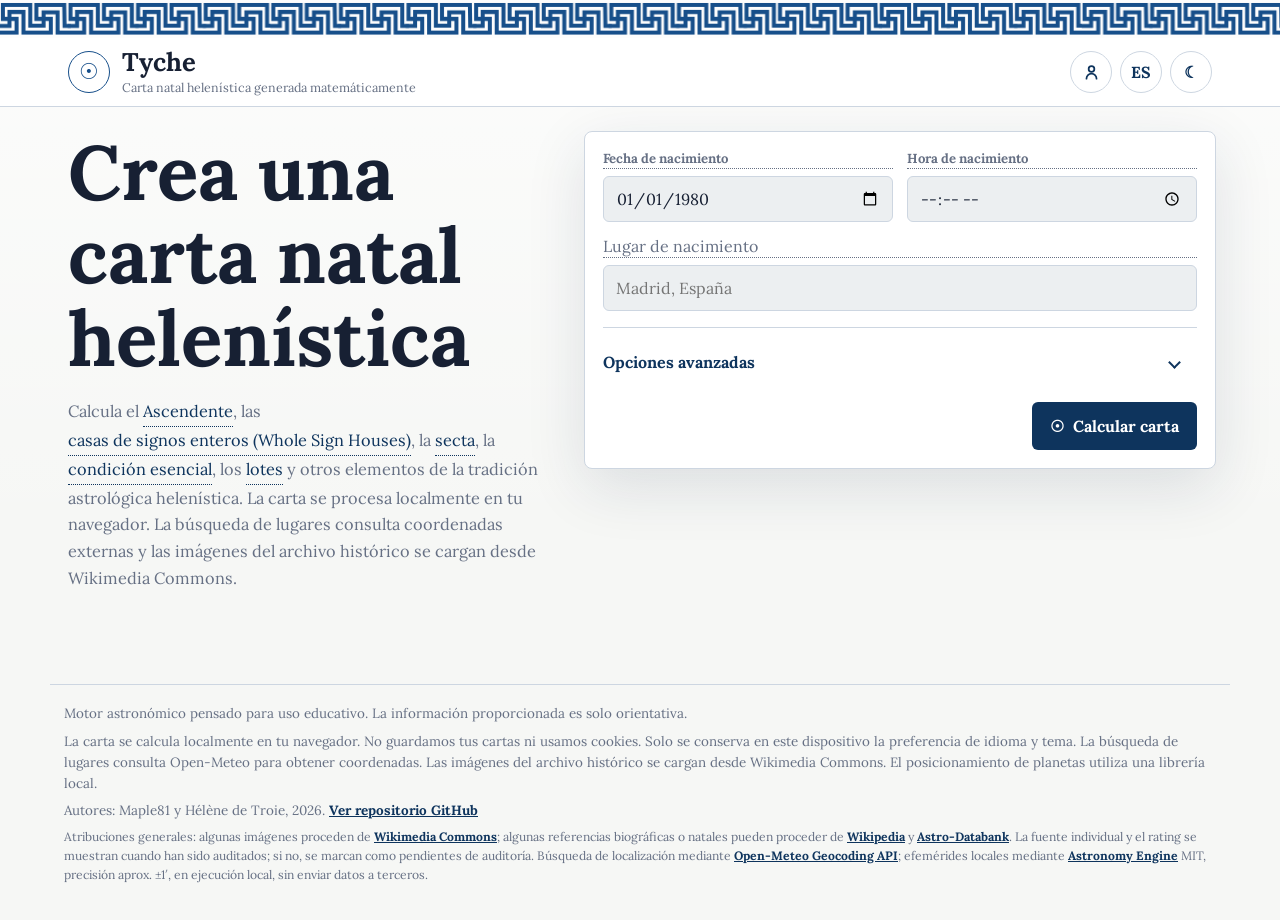
<file: index.html>
<!doctype html>
<html lang="es">
  <head>
    <meta charset="utf-8">
    <meta name="viewport" content="width=device-width, initial-scale=1">
    <meta name="description" content="Tyche calcula cartas natales helenísticas con Ascendente, casas de signos enteros, secta, condición esencial y lotes, procesadas localmente en el navegador.">
    <title>Tyche · Carta natal helenística</title>
    <link rel="icon" type="image/svg+xml" href="assets/favicon.svg">
    <script>
      (() => {
        const version = new URLSearchParams(window.location.search).get("v") || "";
        const suffix = version ? `?v=${encodeURIComponent(version)}` : "";
        window.TYCHE_BUILD_HASH = version || "dev";
        document.write(`<link rel="stylesheet" href="styles.css${suffix}">`);
      })();
    </script>
    <noscript><link rel="stylesheet" href="styles.css"></noscript>
  </head>
  <body>
    <div class="page-shell">
      <header class="topbar">
        <div class="frieze" aria-hidden="true">
          <svg class="frieze-svg" width="100%" height="38" focusable="false">
            <defs>
              <pattern id="greekFriezePattern" x="0" y="1" width="270.42" height="35.56" patternUnits="userSpaceOnUse" patternContentUnits="userSpaceOnUse" overflow="visible">
                <g transform="translate(0 2)">
                  <polyline class="frieze-line" points="0 22.89 9.47 22.89 9.47 9 23.48 9 23.48 29.56 50.81 29.56 50.81 15.88 36.37 15.88 36.37 2 64.26 2 64.59 22.93 70.88 22.89"/>
                  <polyline class="frieze-line" points="0 29.56 16.59 29.56 16.59 15.88 2.9 15.88 2.9 2 30.26 2 30.26 22.67 43.59 22.67 43.59 9.33 57.59 9.33 57.59 29.56 70.97 29.56"/>
                  <polyline class="frieze-line" points="67.6 22.89 77.08 22.89 77.08 9 91.08 9 91.08 29.56 118.41 29.56 118.41 15.88 103.97 15.88 103.97 2 131.86 2 131.86 22.89 138.58 22.89"/>
                  <polyline class="frieze-line" points="67.6 29.56 84.19 29.56 84.19 15.88 70.5 15.88 70.5 2 97.86 2 97.86 22.67 111.2 22.67 111.2 9.33 125.19 9.33 125.19 29.56 138.58 29.56"/>
                  <polyline class="frieze-line" points="135.22 22.89 144.69 22.89 144.69 9 158.69 9 158.69 29.56 186.03 29.56 186.03 15.88 171.58 15.88 171.58 2 199.47 2 199.81 22.93 206.1 22.89"/>
                  <polyline class="frieze-line" points="135.22 29.56 151.81 29.56 151.81 15.88 138.11 15.88 138.11 2 165.47 2 165.47 22.67 178.81 22.67 178.81 9.33 192.81 9.33 192.81 29.56 206.19 29.56"/>
                  <polyline class="frieze-line" points="202.82 22.89 212.29 22.89 212.29 9 226.3 9 226.3 29.56 253.63 29.56 253.63 15.88 239.19 15.88 239.19 2 267.07 2 267.07 22.78 273.79 22.78"/>
                  <polyline class="frieze-line" points="202.82 29.56 219.41 29.56 219.41 15.88 205.72 15.88 205.72 2 233.07 2 233.07 22.67 246.41 22.67 246.41 9.33 260.41 9.33 260.41 29.56 273.79 29.56"/>
                </g>
              </pattern>
            </defs>
            <rect x="0" y="0" width="100%" height="38" fill="url(#greekFriezePattern)"></rect>
          </svg>
        </div>
        <div class="topbar-inner">
          <a class="brand" href="#chart-form" aria-label="Tyche">
            <span class="brand-mark">☉</span>
            <span>
              <strong>Tyche</strong>
              <small data-i18n="brandSub">Carta natal helenística generada matemáticamente</small>
            </span>
          </a>
          <div class="toolbar" aria-label="Preferencias">
            <button class="icon-button" id="peopleToggle" type="button" aria-label="Personajes históricos" title="Personajes históricos">
              <svg class="toolbar-icon" aria-hidden="true" viewBox="0 0 24 24" focusable="false">
                <circle cx="12" cy="8" r="3.25"></circle>
                <path d="M6.25 19a5.75 5.75 0 0 1 11.5 0"></path>
              </svg>
            </button>
            <button class="icon-button" id="languageToggle" type="button" aria-label="Cambiar idioma" title="Cambiar idioma">
              <span aria-hidden="true">ES</span>
            </button>
            <button class="icon-button" id="themeToggle" type="button" aria-label="Cambiar tema" title="Cambiar tema">
              <span aria-hidden="true">☾</span>
            </button>
          </div>
        </div>
      </header>

      <main>
        <section class="workbench" aria-labelledby="main-title">
          <div class="intro-copy">
            <h1 id="main-title" data-i18n="title">Crea una carta natal helenística</h1>
            <p data-i18n-html="subtitleHtml">Calcula el <button type="button" data-glossary="ascendant">Ascendente</button>, las <button type="button" data-glossary="wholeSign">casas de signos enteros (Whole Sign Houses)</button>, la <button type="button" data-glossary="sect">secta</button>, la <button type="button" data-glossary="essentialCondition">condición esencial</button>, los <button type="button" data-glossary="lots">lotes</button> y otros elementos de la tradición astrológica helenística. La carta se procesa localmente en tu navegador. La búsqueda de lugares consulta coordenadas externas y las imágenes del archivo histórico se cargan desde Wikimedia Commons.</p>
          </div>

          <form id="chart-form" class="chart-form" autocomplete="off">
            <div class="form-grid">
              <label class="field">
                <span data-i18n="birthDate" data-glossary="birthDate">Fecha de nacimiento</span>
                <input id="birthDate" type="date" value="1980-01-01" required>
              </label>
              <label class="field">
                <span data-i18n="birthTime" data-glossary="birthTime">Hora de nacimiento</span>
                <input id="birthTime" type="time" step="60" required>
              </label>
              <div class="field field-wide place-field">
                <label class="field-label" for="birthPlace" data-i18n="birthPlace" data-glossary="birthPlace">Lugar de nacimiento</label>
                <div class="autocomplete-control">
                  <input id="birthPlace" type="text" placeholder="Madrid, España" autocomplete="off" role="combobox" aria-autocomplete="list" aria-expanded="false" aria-controls="placeSuggestions" required>
                  <button class="clear-place" id="clearPlace" type="button" aria-label="Borrar lugar" title="Borrar lugar" hidden>×</button>
                </div>
                <div id="placeSuggestions" class="place-suggestions" role="listbox" hidden></div>
              </div>
            </div>

            <details class="advanced-panel">
              <summary>
                <span data-i18n="advancedOptions">Opciones avanzadas</span>
                <span class="summary-chevron" aria-hidden="true"></span>
              </summary>
              <div class="advanced-grid">
                <label class="field">
                  <span data-i18n="gender" data-glossary="sex">Sexo</span>
                  <select id="gender">
                    <option value="" data-i18n="notUsed">No usado</option>
                    <option value="female" data-i18n="female">Femenino</option>
                    <option value="male" data-i18n="male">Masculino</option>
                  </select>
                </label>
                <label class="field">
                  <span data-i18n="latitude" data-glossary="latitude">Latitud</span>
                  <input id="latitude" type="number" step="0.0001" placeholder="40.4168">
                </label>
                <label class="field">
                  <span data-i18n="longitude" data-glossary="longitude">Longitud</span>
                  <input id="longitude" type="number" step="0.0001" placeholder="-3.7038">
                </label>
                <label class="field">
                  <span data-i18n="timeZone" data-glossary="timezone">Zona horaria IANA</span>
                  <input id="timeZone" type="text" list="timezoneList" placeholder="Europe/Madrid">
                  <datalist id="timezoneList"></datalist>
                </label>
                <label class="field">
                  <span data-i18n="manualOffset" data-glossary="utcOffset">Diferencia UTC de respaldo</span>
                  <input id="manualOffset" type="text" inputmode="text" value="+00:00" pattern="[+-][0-9]{2}:[0-9]{2}">
                </label>
                <label class="field">
                  <span data-i18n="calendar" data-glossary="calendar">Calendario</span>
                  <select id="calendar">
                    <option value="gregorian" data-i18n="gregorian">Gregoriano</option>
                    <option value="julian" data-i18n="julian">Juliano</option>
                  </select>
                </label>
                <p id="calendarWarning" class="field-note option-warning" data-i18n="julianInlineWarning" hidden>Aviso: la conversión juliana es básica. Verifica calendario local, hora civil y fuente temporal antes de investigación crítica.</p>
                <label class="field">
                  <span data-i18n="zodiac" data-glossary="zodiac">Zodíaco</span>
                  <select id="zodiac">
                    <option value="tropical" data-i18n="tropical">Tropical</option>
                    <option value="sidereal" data-i18n="sidereal">Sideral aproximado</option>
                  </select>
                </label>
                <p id="zodiacWarning" class="field-note option-warning" data-i18n="siderealInlineWarning" hidden>Aviso: el zodíaco sideral es aproximado y queda fuera del marco tropical base de Tyche.</p>
                <label class="field">
                  <span data-i18n="houses" data-glossary="wholeSign">Casas</span>
                  <select id="houses">
                    <option value="whole-sign" data-i18n="wholeSign">Casas por signos enteros</option>
                  </select>
                </label>
                <label class="field">
                  <span data-i18n="aspectMode" data-glossary="aspects">Tabla de configuraciones</span>
                  <select id="aspectMode">
                    <option value="sign" data-i18n="bySign">Por signo</option>
                    <option value="both" data-i18n="signAndDegree">Signo + grado</option>
                    <option value="degree" data-i18n="byDegree">Solo grado</option>
                  </select>
                </label>
                <p class="field-note aspect-mode-note" data-i18n="aspectModeNote">La lectura natal usa configuraciones por signo; el grado añade cercanía y perfección en tablas y evidencia.</p>
                <label class="field">
                  <span data-i18n="orb" data-glossary="orb">Orbe</span>
                  <input id="orb" type="number" min="0" max="15" step="0.5" value="3">
                </label>
                <p class="field-note orb-note" data-i18n="orbNote">El orbe afecta a contactos por grado, cercanía y aplicación cercana; no elimina las configuraciones por signo usadas en el juicio.</p>
                <label class="field">
                  <span data-i18n="terms" data-glossary="bounds">Términos / límites</span>
                  <select id="termsSystem">
                    <option value="egyptian" data-i18n="egyptian">Egipcios</option>
                  </select>
                </label>
                <label class="field">
                  <span data-i18n="techniqueMode" data-glossary="technique">Enfoque</span>
                  <select id="techniqueMode">
                    <option value="strict" data-i18n="strict">Tradicional helenística</option>
                    <option value="mixed" data-i18n="mixed">Tradicional + planetas modernos</option>
                  </select>
                </label>
                <label class="check-field">
                  <input id="includeModern" type="checkbox">
                  <span data-i18n="includeModern" data-glossary="modernPlanets">Incluir Urano, Neptuno y Plutón</span>
                </label>
                <p id="techniqueWarning" class="field-note option-warning" data-i18n="mixedInlineWarning" hidden>Aviso: los planetas modernos se muestran como capa adicional; el juicio helenístico base no los pondera.</p>
                <fieldset class="lot-fieldset">
                  <legend data-i18n="lots" data-glossary="lots">Lotes</legend>
                  <label><input type="checkbox" name="lots" value="fortune" checked> <span data-i18n="fortune" data-glossary="lotFortune">Fortuna</span></label>
                  <label><input type="checkbox" name="lots" value="spirit" checked> <span data-i18n="spirit" data-glossary="lotSpirit">Espíritu</span></label>
                  <label><input type="checkbox" name="lots" value="eros" checked> <span data-glossary="lotEros">Eros</span></label>
                  <label><input type="checkbox" name="lots" value="necessity" checked> <span data-i18n="necessity" data-glossary="lotNecessity">Necesidad</span></label>
                  <label><input type="checkbox" name="lots" value="courage"> <span data-i18n="courage" data-glossary="lotCourage">Coraje</span></label>
                  <label><input type="checkbox" name="lots" value="victory"> <span data-i18n="victory" data-glossary="lotVictory">Victoria</span></label>
                  <label><input type="checkbox" name="lots" value="nemesis"> <span data-glossary="lotNemesis">Némesis</span></label>
                </fieldset>
              </div>
            </details>

            <div class="form-actions">
              <p id="formStatus" class="form-status" role="status" aria-live="polite"></p>
              <div id="calculationProgress" class="calculation-progress" role="status" aria-live="polite" hidden>
                <span id="calculationProgressText" data-i18n="calculationLoading">Calculando carta...</span>
                <div class="progress-track" role="progressbar" aria-labelledby="calculationProgressText">
                  <span class="progress-bar"></span>
                </div>
              </div>
              <button class="primary-button" type="submit">
                <span aria-hidden="true">☉</span>
                <span data-i18n="calculate">Calcular carta</span>
              </button>
            </div>
          </form>
        </section>

        <section id="results" class="results" hidden aria-live="polite">
          <div class="section-heading">
            <p class="eyebrow" data-i18n="resultEyebrow">Resultado</p>
            <h2 id="chartTitle">Tyche</h2>
            <p class="chart-meta" id="chartMeta"></p>
          </div>

          <div class="result-grid">
            <article class="wheel-panel">
              <div id="chartWheel" class="chart-wheel" aria-label="Rueda de carta natal"></div>
            </article>
            <div class="summary-stack">
              <article class="panel" id="coreSummary"></article>
              <article class="panel" id="anglesPanel"></article>
              <article class="panel emphasis" id="ascLordPanel"></article>
              <article class="panel" id="moonPanel"></article>
            </div>
          </div>

          <article class="panel interpretation-panel" id="interpretationPanel"></article>

          <div class="tabs" role="tablist" aria-label="Detalles de la carta">
            <button class="tab is-active" type="button" data-tab="planets" role="tab" aria-selected="true" data-i18n="planets">Planetas</button>
            <button class="tab" type="button" data-tab="houses" role="tab" aria-selected="false" data-i18n="places">Lugares/Casas</button>
            <button class="tab" type="button" data-tab="lots" role="tab" aria-selected="false" data-i18n="lots">Lotes</button>
            <button class="tab" type="button" data-tab="aspects" role="tab" aria-selected="false" data-i18n="configurations">Configuraciones</button>
          </div>

          <div class="tab-panels">
            <article id="tab-planets" class="tab-panel panel"></article>
            <article id="tab-houses" class="tab-panel panel" hidden></article>
            <article id="tab-lots" class="tab-panel panel" hidden></article>
            <article id="tab-aspects" class="tab-panel panel" hidden></article>
          </div>

          <article class="panel technical-panel" id="technicalPanel"></article>

        </section>
      </main>

      <footer class="site-footer">
        <p data-i18n="footerWarning">Motor astronómico pensado para uso educativo. La información proporcionada es solo orientativa.</p>
        <p data-i18n="footerPrivacy">La carta se calcula localmente en tu navegador. No guardamos tus cartas ni usamos cookies. Solo se conserva en este dispositivo la preferencia de idioma y tema. La búsqueda de lugares consulta Open-Meteo para obtener coordenadas. Las imágenes del archivo histórico se cargan desde Wikimedia Commons. El posicionamiento de planetas utiliza una librería local.</p>
        <p><span data-i18n="footerAuthors">Autores: Maple81 y Hélène de Troie, 2026.</span> <a href="https://github.com/Maple1981/Tyche" target="_blank" rel="noreferrer" data-i18n="githubLink">Ver repositorio GitHub</a></p>
        <p class="attribution-line" data-i18n-html="footerAttributions">Atribuciones generales: algunas imágenes proceden de <a href="https://commons.wikimedia.org/" target="_blank" rel="noreferrer">Wikimedia Commons</a>; algunas referencias biográficas o natales pueden proceder de <a href="https://www.wikipedia.org/" target="_blank" rel="noreferrer">Wikipedia</a> y <a href="https://www.astro.com/astro-databank/" target="_blank" rel="noreferrer">Astro-Databank</a>. La fuente individual y el rating se muestran cuando han sido auditados; si no, se marcan como pendientes de auditoría. Búsqueda de localización mediante <a href="https://open-meteo.com/en/docs/geocoding-api" target="_blank" rel="noreferrer">Open-Meteo Geocoding API</a>; efemérides locales mediante <a href="https://github.com/cosinekitty/astronomy" target="_blank" rel="noreferrer">Astronomy Engine</a> MIT, precisión aprox. ±1′, en ejecución local, sin enviar datos a terceros.</p>
      </footer>
    </div>

    <div class="modal-backdrop" id="peopleModal" hidden>
      <section class="people-modal" role="dialog" aria-modal="true" aria-labelledby="peopleModalTitle">
        <div class="modal-heading">
          <div>
            <p class="eyebrow" data-i18n="peopleEyebrow">Archivo</p>
            <h2 id="peopleModalTitle" data-i18n="peopleTitle">Personajes históricos</h2>
          </div>
          <button class="icon-button" id="peopleClose" type="button" aria-label="Cerrar" title="Cerrar">
            <span aria-hidden="true">×</span>
          </button>
        </div>
        <p class="text-note" data-i18n="peopleIntro">Elige una carta de ejemplo con fecha, hora, lugar y sexo ya preparados.</p>
        <div class="people-grid" id="peopleGrid"></div>
      </section>
    </div>

    <aside class="glossary-popover" id="glossaryPopover" role="dialog" aria-modal="false" aria-labelledby="glossaryTitle" hidden>
      <div class="glossary-heading">
        <h2 id="glossaryTitle"></h2>
        <button class="glossary-close" id="glossaryClose" type="button" aria-label="Cerrar" title="Cerrar">×</button>
      </div>
      <div class="glossary-body" id="glossaryBody"></div>
    </aside>

    <aside class="glossary-popover person-data-popover" id="personDataPopover" role="dialog" aria-modal="false" aria-labelledby="personDataTitle" hidden>
      <div class="glossary-heading">
        <h2 id="personDataTitle"></h2>
        <button class="glossary-close" id="personDataClose" type="button" aria-label="Cerrar" title="Cerrar">×</button>
      </div>
      <div class="glossary-body" id="personDataBody"></div>
    </aside>

    <script>
      (() => {
        const version = new URLSearchParams(window.location.search).get("v") || "";
        const suffix = version ? `?v=${encodeURIComponent(version)}` : "";
        document.write(`<script src="assets/vendor/astronomy.browser.min.js${suffix}"><\/script>`);
        document.write(`<script src="app.js${suffix}"><\/script>`);
      })();
    </script>
  </body>
</html>
</file>
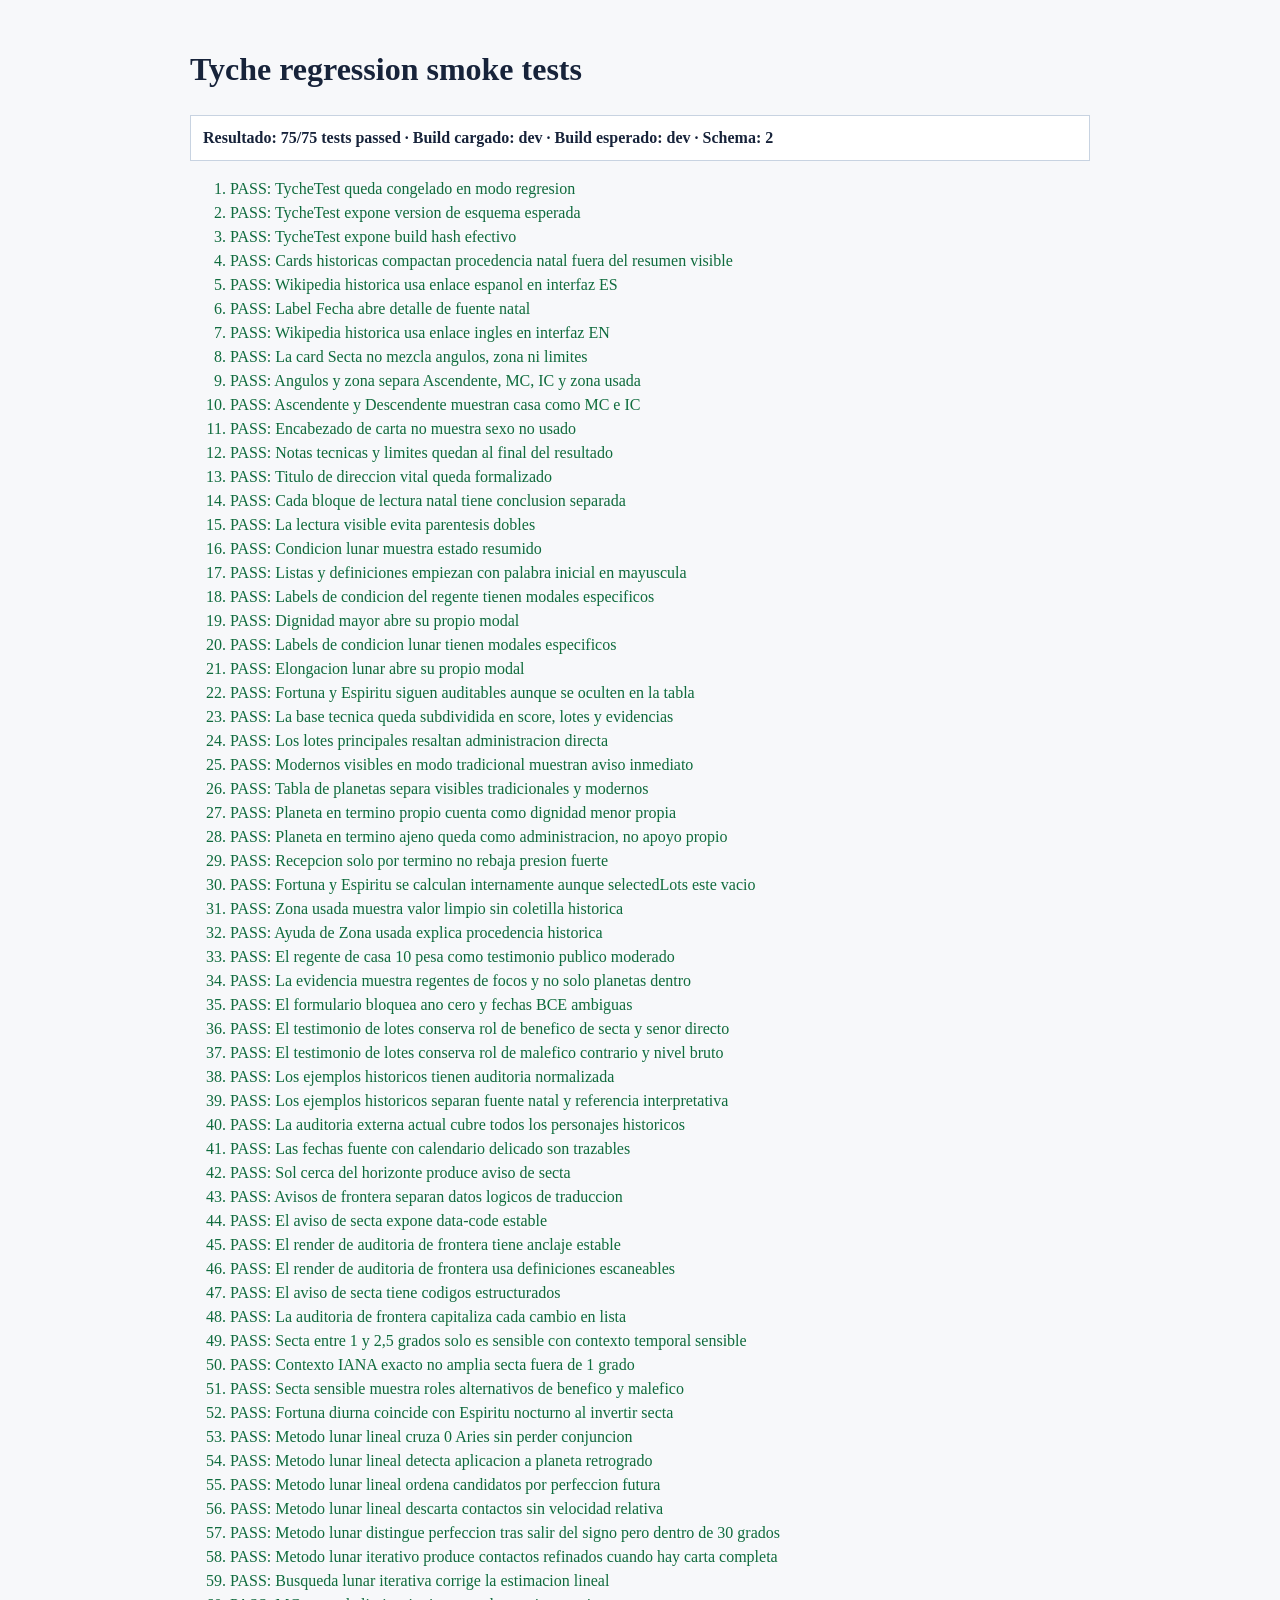
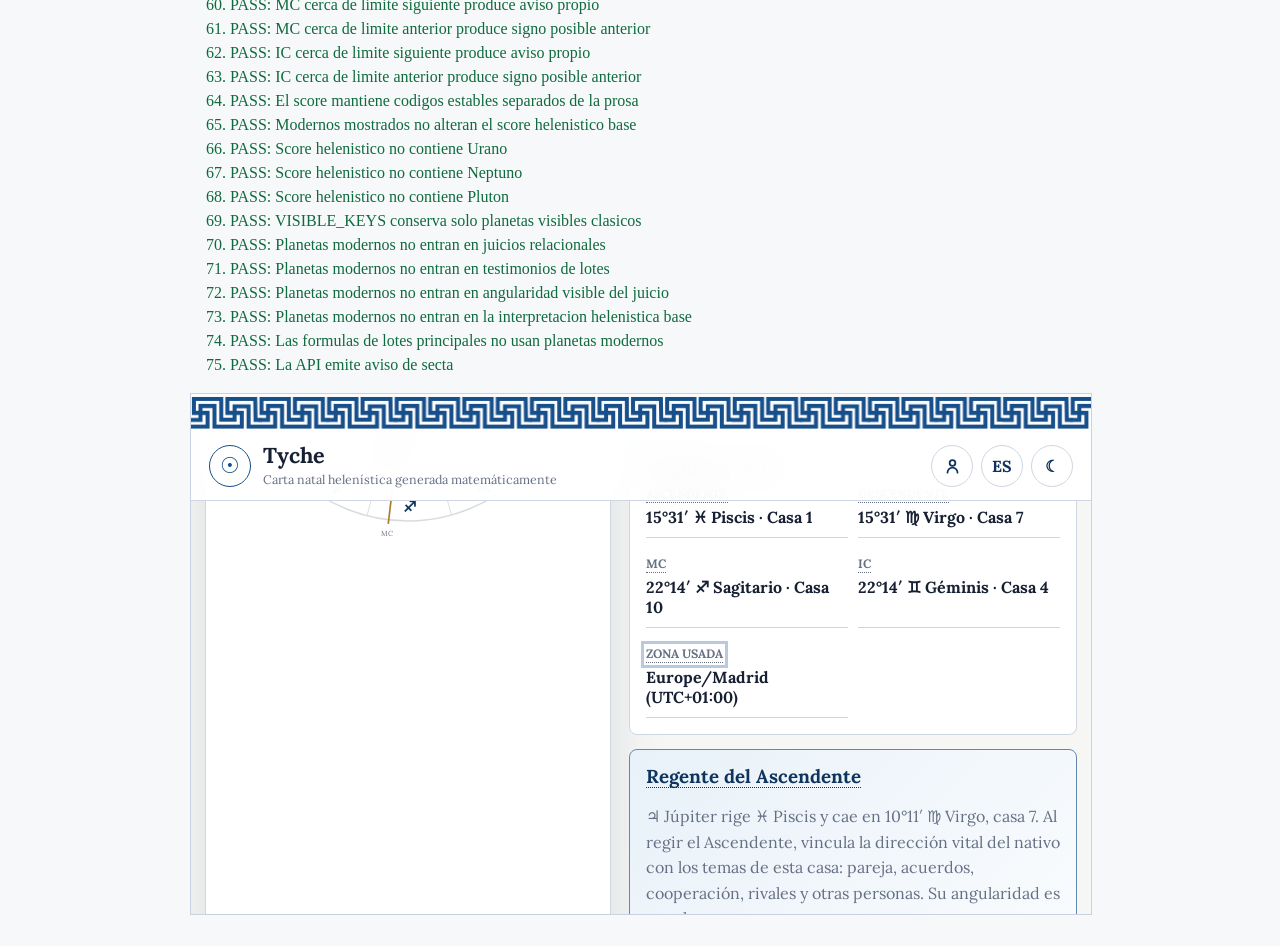
<file: tests/regression.html>
<!doctype html>
<html lang="es">
  <head>
    <meta charset="utf-8">
    <meta name="viewport" content="width=device-width, initial-scale=1">
    <title>Tyche regression smoke tests</title>
    <style>
      body {
        margin: 0;
        font: 16px/1.5 Georgia, serif;
        color: #17233a;
        background: #f7f8fa;
      }

      main {
        max-width: 900px;
        margin: 0 auto;
        padding: 24px;
      }

      iframe {
        width: 100%;
        height: 520px;
        border: 1px solid #c8d3e1;
        background: #fff;
      }

      li.pass {
        color: #0f6b3d;
      }

      li.fail {
        color: #9f1d2d;
        font-weight: 700;
      }

      .test-summary {
        margin: 0 0 16px;
        padding: 10px 12px;
        border: 1px solid #c8d3e1;
        background: #fff;
        font-weight: 700;
      }

      .test-summary.fail {
        border-color: #d99aa5;
        color: #9f1d2d;
      }
    </style>
  </head>
  <body>
    <main>
      <h1>Tyche regression smoke tests</h1>
      <p id="summary" class="test-summary">Pendiente · Build esperado: — · Build cargado: — · Schema: —</p>
      <ol id="results"></ol>
      <iframe id="appFrame"></iframe>
    </main>
    <script>
      const results = document.querySelector("#results");
      const summary = document.querySelector("#summary");
      const frame = document.querySelector("#appFrame");
      const version = new URLSearchParams(location.search).get("v") || "dev";
      summary.textContent = `Pendiente · Build esperado: ${version} · Build cargado: — · Schema: —`;
      let resultCount = 0;
      let failureCount = 0;
      let loadedBuildHash = "pending";
      let loadedSchemaVersion = "pending";

      function record(label, passed) {
        const item = document.createElement("li");
        item.className = passed ? "pass" : "fail";
        item.textContent = `${passed ? "PASS" : "FAIL"}: ${label}`;
        results.append(item);
        resultCount += 1;
        if (!passed) failureCount += 1;
      }

      function finish() {
        const passed = resultCount - failureCount;
        summary.textContent = `Resultado: ${passed}/${resultCount} tests passed · Build cargado: ${loadedBuildHash} · Build esperado: ${version} · Schema: ${loadedSchemaVersion}`;
        summary.classList.toggle("fail", failureCount > 0);
        window.__TYCHE_REGRESSION_DONE__ = {
          resultCount,
          failureCount,
          buildHash: loadedBuildHash,
          expectedBuildHash: version,
          schemaVersion: loadedSchemaVersion,
        };
        window.dispatchEvent(new CustomEvent("tyche:regression-complete", {
          detail: window.__TYCHE_REGRESSION_DONE__,
        }));
      }

      function waitFor(predicate, label, timeout = 4000) {
        const started = performance.now();
        return new Promise((resolve, reject) => {
          const tick = () => {
            try {
              if (predicate()) {
                resolve(true);
                return;
              }
            } catch {
              // Retry until timeout.
            }
            if (performance.now() - started > timeout) {
              reject(new Error(`Timed out waiting for ${label}`));
              return;
            }
            window.setTimeout(tick, 40);
          };
          tick();
        });
      }

      function assert(label, condition) {
        record(label, Boolean(condition));
      }

      function sameBuild(left, right) {
        if (!left || !right) return false;
        return left === right || left.startsWith(right) || right.startsWith(left);
      }

      function waitForChartResult(win) {
        return Promise.race([
          new Promise((resolve) => {
            win.addEventListener("tyche:chart-rendered", resolve, { once: true });
          }),
          new Promise((_, reject) => {
            win.addEventListener("tyche:chart-error", (event) => {
              reject(new Error(event.detail?.message || "chart error"));
            }, { once: true });
          }),
        ]);
      }

      async function run() {
        const doc = frame.contentDocument;
        const win = frame.contentWindow;
        await waitFor(() => win.__TYCHE_READY__ && win.TycheTest, "Tyche test API");

        const $ = (selector) => doc.querySelector(selector);
        const $$ = (selector) => Array.from(doc.querySelectorAll(selector));
        const testApi = win.TycheTest;
        loadedBuildHash = testApi.buildHash || "missing";
        loadedSchemaVersion = testApi.schemaVersion || "missing";
        assert("TycheTest queda congelado en modo regresion", Object.isFrozen(testApi));
        assert("TycheTest expone version de esquema esperada", testApi.schemaVersion === 2);
        assert("TycheTest expone build hash efectivo", sameBuild(testApi.buildHash, version));

        $("#peopleToggle").click();
        await waitFor(() => !$("#peopleModal").hidden && $("[data-person-source-id]"), "historical people modal");
        const firstPersonCard = $(".person-card");
        assert("Cards historicas compactan procedencia natal fuera del resumen visible", firstPersonCard && firstPersonCard.querySelectorAll("dl > dt").length === 3);
        assert("Wikipedia historica usa enlace espanol en interfaz ES", firstPersonCard.querySelector(".person-wiki")?.href.includes("https://es.wikipedia.org/"));
        firstPersonCard.querySelector("[data-person-source-id]").click();
        await waitFor(() => !$("#personDataPopover").hidden && $("#personDataPopover .person-data-details"), "natal data popover");
        const personDataText = $("#personDataPopover").textContent;
        assert("Label Fecha abre detalle de fuente natal", personDataText.includes("Fuente de datos natales") && personDataText.includes("Rodden") && personDataText.includes("Hora"));
        $("#personDataClose").click();
        $("#languageToggle").click();
        await waitFor(() => doc.documentElement.lang === "en" && $(".person-card .person-wiki")?.href.includes("https://en.wikipedia.org/"), "english historical Wikipedia link");
        assert("Wikipedia historica usa enlace ingles en interfaz EN", $(".person-card .person-wiki")?.href.includes("https://en.wikipedia.org/"));
        $("#languageToggle").click();
        await waitFor(() => doc.documentElement.lang === "es" && $(".person-card .person-wiki")?.href.includes("https://es.wikipedia.org/"), "spanish historical Wikipedia link");
        $("#peopleClose").click();

        $("#birthDate").value = "1980-01-01";
        $("#birthTime").value = "12:00";
        $("#birthPlace").value = "Regression Test";
        $("#latitude").value = "40.4168";
        $("#longitude").value = "-3.7038";
        $("#timeZone").value = "Europe/Madrid";
        $("#manualOffset").value = "+01:00";

        $$('input[name="lots"]').forEach((item) => {
          item.checked = false;
        });

        const chartRendered = waitForChartResult(win);
        $("#chart-form").dispatchEvent(new win.Event("submit", { bubbles: true, cancelable: true }));
        await chartRendered;

        const coreSummaryText = $("#coreSummary").textContent;
        const anglesPanelText = $("#anglesPanel").textContent;
        const technicalPanelText = $("#technicalPanel").textContent;
        const chartMetaText = $("#chartMeta").textContent;
        assert("La card Secta no mezcla angulos, zona ni limites", coreSummaryText.includes("Secta") && !coreSummaryText.includes("Ascendente") && !coreSummaryText.includes("Zona usada") && !coreSummaryText.includes("Límites"));
        assert("Angulos y zona separa Ascendente, MC, IC y zona usada", anglesPanelText.includes("Ángulos y zona") && anglesPanelText.includes("Ascendente") && anglesPanelText.includes("MC") && anglesPanelText.includes("IC") && anglesPanelText.includes("Zona usada"));
        assert("Ascendente y Descendente muestran casa como MC e IC", anglesPanelText.includes("Ascendente") && anglesPanelText.includes("Casa 1") && anglesPanelText.includes("Descendente") && anglesPanelText.includes("Casa 7"));
        assert("Encabezado de carta no muestra sexo no usado", chartMetaText.includes("Fecha:") && chartMetaText.includes("Lugar de nacimiento:") && !chartMetaText.includes("Sexo"));
        assert("Notas tecnicas y limites quedan al final del resultado", technicalPanelText.includes("Notas técnicas y límites") && technicalPanelText.includes("Astronomy Engine") && $("#technicalPanel").previousElementSibling?.classList.contains("tab-panels") && $("#technicalPanel summary h3")?.textContent.includes("Notas técnicas y límites"));
        assert("Titulo de direccion vital queda formalizado", $("#interpretationPanel").textContent.includes("Dirección vital") && !$("#interpretationPanel").textContent.includes("Hacia dónde tira"));
        const interpretationBlocks = $$("#interpretationPanel .interpretation-block");
        const interpretationConclusions = $$("#interpretationPanel .interpretation-conclusion");
        assert("Cada bloque de lectura natal tiene conclusion separada", interpretationBlocks.length >= 9 && interpretationConclusions.length === interpretationBlocks.length && interpretationConclusions.every((node) => node.querySelector("strong")?.textContent.trim() === "Conclusión:"));
        assert("La lectura visible evita parentesis dobles", !/\([^()]*\([^()]*\)[^()]*\)/.test($("#interpretationPanel").textContent));
        assert("Condicion lunar muestra estado resumido", $("#moonPanel").textContent.includes("Estado lunar"));
        const firstAlphaIsUpper = (value) => {
          const char = Array.from(value || "").find((letter) => letter.toLocaleLowerCase("es-ES") !== letter.toLocaleUpperCase("es-ES"));
          return !char || char === char.toLocaleUpperCase("es-ES");
        };
        const structuredTextNodes = $$("#results dl dt, #results dl dd, #results ul li, #results ol li");
        assert("Listas y definiciones empiezan con palabra inicial en mayuscula", structuredTextNodes.length > 0 && structuredTextNodes.every((node) => firstAlphaIsUpper(node.textContent)));
        const ascLordGlossaryKeys = $$("#ascLordPanel .condition-list [data-glossary]").map((node) => node.dataset.glossary);
        assert("Labels de condicion del regente tienen modales especificos", ["dignityMajor", "dignityTriplicity", "dignityMinor", "dignityAdministration", "weaknesses"].every((key) => ascLordGlossaryKeys.includes(key)) && !ascLordGlossaryKeys.includes("essentialCondition"));
        $("#ascLordPanel [data-glossary='dignityMajor']").click();
        await waitFor(() => !$("#glossaryPopover").hidden && $("#glossaryTitle").textContent.includes("Dignidad mayor"), "major dignity glossary");
        assert("Dignidad mayor abre su propio modal", $("#glossaryTitle").textContent === "Dignidad mayor" && !$("#glossaryTitle").textContent.includes("Condición esencial"));
        $("#glossaryClose").click();
        const moonLabelGlossaryKeys = $$("#moonPanel .metric b [data-glossary]").map((node) => node.dataset.glossary);
        const expectedMoonGlossaryKeys = ["moonStatus", "moonPhase", "moonElongation", "moonLastSeparation", "moonNextApplication", "moonVoc30", "moonVocSign", "moonNoApplyingWithinOrb"];
        assert("Labels de condicion lunar tienen modales especificos", expectedMoonGlossaryKeys.every((key) => moonLabelGlossaryKeys.includes(key)) && !moonLabelGlossaryKeys.includes("applications") && !moonLabelGlossaryKeys.includes("moonVoc"));
        $("#moonPanel [data-glossary='moonElongation']").click();
        await waitFor(() => !$("#glossaryPopover").hidden && $("#glossaryTitle").textContent.includes("Elongación"), "moon elongation glossary");
        assert("Elongacion lunar abre su propio modal", $("#glossaryTitle").textContent === "Elongación Sol→Luna" && !$("#glossaryTitle").textContent.includes("Fase lunar"));
        $("#glossaryClose").click();

        assert("Fortuna y Espiritu siguen auditables aunque se oculten en la tabla", $("[data-test='main-lots-audit']") && $("[data-test='main-lot-fortune']") && $("[data-test='main-lot-spirit']"));
        assert("La base tecnica queda subdividida en score, lotes y evidencias", $("[data-test='evidence-score']") && $("[data-test='evidence-main-lots']") && $("[data-test='evidence-general']"));
        assert("Los lotes principales resaltan administracion directa", $("[data-test='main-lot-fortune-direct-administration']") && $("[data-test='main-lot-spirit-direct-administration']"));

        $("#techniqueMode").value = "strict";
        $("#includeModern").checked = true;
        $("#includeModern").dispatchEvent(new win.Event("change", { bubbles: true }));
        await waitFor(() => $("[data-test='modern-strict-warning']:not([hidden])"), "modern strict warning");
        assert("Modernos visibles en modo tradicional muestran aviso inmediato", $("[data-test='modern-strict-warning']:not([hidden])"));
        const modernChartRendered = waitForChartResult(win);
        $("#chart-form").dispatchEvent(new win.Event("submit", { bubbles: true, cancelable: true }));
        await modernChartRendered;
        assert("Tabla de planetas separa visibles tradicionales y modernos", $("[data-test='traditional-planets-section']") && $("[data-test='modern-planets-section']"));

        // 2 Aries = termino de Jupiter en los terminos egipcios.
        const ownBound = testApi.dignityGroups(testApi.dignityFor("jupiter", 2, true));
        assert("Planeta en termino propio cuenta como dignidad menor propia", ownBound.minor.length > 0);

        // 2 Aries sigue siendo termino de Jupiter, no de Saturno.
        const foreignBound = testApi.dignityGroups(testApi.dignityFor("saturn", 2, true));
        assert("Planeta en termino ajeno queda como administracion, no apoyo propio", foreignBound.administration.length > 0 && foreignBound.minor.length === 0);

        const boundOnlyReception = {
          hasReception: true,
          strongest: 2,
          effectiveScore: 2,
          targetReceivesActor: { kinds: ["bound"] },
          actorReceivesTarget: { kinds: [] },
        };
        assert("Recepcion solo por termino no rebaja presion fuerte", testApi.adjustIntensityForReception("highLevel", "tension", boundOnlyReception) === "highLevel");

        const chart = testApi.calculateChart({ selectedLots: [] });
        assert("Fortuna y Espiritu se calculan internamente aunque selectedLots este vacio", testApi.lotByKey(chart, "fortune") && testApi.lotByKey(chart, "spirit"));
        const historicalZoneChart = testApi.calculateChart({ timeZone: "", manualOffset: "-08:00", zoneSource: "datos históricos del personaje", zoneReliability: "historical" });
        assert("Zona usada muestra valor limpio sin coletilla historica", historicalZoneChart.zoneLabel === "UTC-08:00" && !historicalZoneChart.zoneLabel.includes("datos históricos"));
        const zoneHelpTrigger = $("#anglesPanel [data-glossary='timezoneUsed']");
        zoneHelpTrigger.click();
        await waitFor(() => !$("#glossaryPopover").hidden && $("#glossaryPopover").textContent.includes("datos natales auditados del personaje"), "timezone used help");
        assert("Ayuda de Zona usada explica procedencia historica", $("#glossaryPopover").textContent.includes("datos natales auditados del personaje"));
        $("#glossaryClose").click();
        const scoreItems = testApi.scoreChartTopics(chart).flatMap((focus) => focus.scoreItems || []);
        assert("El regente de casa 10 pesa como testimonio publico moderado", scoreItems.some((item) => item.reasonCode && item.reasonCode.startsWith("tenth-ruler:")));
        const interpretation = testApi.interpretChart(chart);
        assert("La evidencia muestra regentes de focos y no solo planetas dentro", interpretation.evidence.some((item) => item.includes("Regentes de focos") && item.includes("regente")));

        let yearZeroRejected = false;
        try {
          testApi.calculateChart({ date: "0000-01-01" });
        } catch {
          yearZeroRejected = true;
        }
        assert("El formulario bloquea ano cero y fechas BCE ambiguas", yearZeroRejected);

        const beneficLot = {
          key: "fortune",
          lord: chart.beneficOfSect,
          lon: chart.positions[chart.beneficOfSect].lon,
          house: chart.positions[chart.beneficOfSect].house,
        };
        const beneficLotItems = testApi.lotTestimonyItems(beneficLot, ["jupiter", "venus"], chart, "support");
        assert("El testimonio de lotes conserva rol de benefico de secta y senor directo", beneficLotItems.some((item) => item.key === chart.beneficOfSect && item.lotLord === chart.beneficOfSect && item.isBeneficOfSect && item.roleText));

        const contraryLot = {
          key: "spirit",
          lord: chart.maleficContrarySect,
          lon: chart.positions[chart.maleficContrarySect].lon,
          house: chart.positions[chart.maleficContrarySect].house,
        };
        const contraryLotItems = testApi.lotTestimonyItems(contraryLot, ["mars", "saturn"], chart, "tension");
        assert("El testimonio de lotes conserva rol de malefico contrario y nivel bruto", contraryLotItems.some((item) => item.key === chart.maleficContrarySect && item.lotLord === chart.maleficContrarySect && item.rawLevel && item.level && item.roleText));

        const historicalAudit = testApi.historicalAuditRecords();
        assert("Los ejemplos historicos tienen auditoria normalizada", historicalAudit.length > 0 && historicalAudit.every((item) => item.auditStatus && item.timeConfidence && item.zoneReliability));
        assert("Los ejemplos historicos separan fuente natal y referencia interpretativa", historicalAudit.every((item) => "hasNatalSource" in item && "hasInterpretiveReference" in item));
        assert("La auditoria externa actual cubre todos los personajes historicos", historicalAudit.every((item) => item.auditStatus === "audited" && item.hasNatalSource && item.hasRating && item.externalAuditDate));
        assert("Las fechas fuente con calendario delicado son trazables", historicalAudit.some((item) => item.sourceDateLabel));

        const sectChart = { ...chart, sunAltitude: 0.2 };
        const sectWarnings = testApi.boundaryWarnings(sectChart);
        assert("Sol cerca del horizonte produce aviso de secta", sectWarnings.some((warning) => warning.key === "sect-boundary"));
        assert("Avisos de frontera separan datos logicos de traduccion", sectWarnings.every((warning) => warning.typeCode && Array.isArray(warning.changeCodes) && warning.actionCode && !("changes" in warning) && !("action" in warning)));
        assert("El aviso de secta expone data-code estable", testApi.renderBoundaryAudit(sectWarnings).includes('data-code="sect-boundary"'));
        assert("El render de auditoria de frontera tiene anclaje estable", testApi.renderBoundaryAudit(sectWarnings).includes('data-test="boundary-audit"'));
        assert("El render de auditoria de frontera usa definiciones escaneables", testApi.renderBoundaryAudit(sectWarnings).includes("<dl>") && testApi.renderBoundaryAudit(sectWarnings).includes("<dt>Tipo</dt>"));
        assert("El aviso de secta tiene codigos estructurados", sectWarnings.some((warning) => warning.key === "sect-boundary" && warning.changeCodes.includes("fortune-spirit-formulas") && warning.actionCode === "verify-time-coordinates-zone-rectification"));
        assert("La auditoria de frontera capitaliza cada cambio en lista", !testApi.renderBoundaryAudit(sectWarnings).includes("<li>secta") && testApi.renderBoundaryAudit(sectWarnings).includes("<li>Secta"));

        const sensitiveSectChart = {
          ...chart,
          sunAltitude: 1.8,
          input: { ...chart.input, timeZone: "", zoneReliability: "manual" },
        };
        assert("Secta entre 1 y 2,5 grados solo es sensible con contexto temporal sensible", testApi.sectSensitivityState(sensitiveSectChart) === "sensitive");
        assert("Contexto IANA exacto no amplia secta fuera de 1 grado", testApi.sectSensitivityState({ ...chart, sunAltitude: 1.8 }) === "stable");
        const alternateSectHtml = testApi.renderAlternateSectLots(sensitiveSectChart);
        assert("Secta sensible muestra roles alternativos de benefico y malefico", alternateSectHtml.includes('data-test="alternate-sect-roles"') && alternateSectHtml.includes("Saturno") && alternateSectHtml.includes("Marte"));

        const fortuneDay = testApi.lotSnapshotForSect("fortune", chart, true);
        const spiritNight = testApi.lotSnapshotForSect("spirit", chart, false);
        assert("Fortuna diurna coincide con Espiritu nocturno al invertir secta", testApi.angleDistance(fortuneDay.lon, spiritNight.lon) < 0.000001);

        const lunarCrossing = testApi.linearLunarAspectCandidates(
          { lon: 359, speed: 13 },
          { lon: 1, speed: 0 },
          1,
          30,
        ).find((candidate) => candidate.type === "conjunction");
        assert("Metodo lunar lineal cruza 0 Aries sin perder conjuncion", lunarCrossing && lunarCrossing.moonTravel < 3);

        const retrogradeLunarContact = testApi.linearLunarAspectCandidates(
          { lon: 10, speed: 13 },
          { lon: 72, speed: -1 },
          1,
          30,
        ).find((candidate) => candidate.type === "sextile");
        assert("Metodo lunar lineal detecta aplicacion a planeta retrogrado", retrogradeLunarContact && retrogradeLunarContact.days > 0 && retrogradeLunarContact.moonTravel < 3);

        const orderedLunarContacts = testApi.linearLunarAspectCandidates(
          { lon: 10, speed: 13 },
          { lon: 75, speed: 0 },
          1,
          90,
        );
        assert("Metodo lunar lineal ordena candidatos por perfeccion futura", orderedLunarContacts.length > 1 && orderedLunarContacts.every((candidate, index, list) => index === 0 || candidate.days >= list[index - 1].days));

        const noRelativeMoonContact = testApi.linearLunarAspectCandidates(
          { lon: 10, speed: 13 },
          { lon: 70, speed: 13 },
          1,
          30,
        );
        assert("Metodo lunar lineal descarta contactos sin velocidad relativa", noRelativeMoonContact.length === 0);

        const afterSignExitContact = testApi.linearLunarAspectCandidates(
          { lon: 29, speed: 13 },
          { lon: 91, speed: 0 },
          1,
          30,
        ).find((candidate) => candidate.type === "sextile");
        assert("Metodo lunar distingue perfeccion tras salir del signo pero dentro de 30 grados", afterSignExitContact && afterSignExitContact.moonTravel > 1 && afterSignExitContact.moonTravel < 30);

        const iterativeContact = testApi.VISIBLE_KEYS
          .filter((key) => key !== "moon" && key !== "sun")
          .flatMap((key) => testApi.lunarAspectCandidates(chart.positions.moon, chart.positions[key], 1, 30, chart, key));
        assert("Metodo lunar iterativo produce contactos refinados cuando hay carta completa", iterativeContact.some((candidate) => candidate.method === "iterative"));
        const linearSaturn = testApi.linearLunarAspectCandidates(chart.positions.moon, chart.positions.saturn, 1, 30)[0];
        const iterativeSaturn = testApi.lunarAspectCandidatesIterative("saturn", 1, 30, chart)[0];
        assert("Busqueda lunar iterativa corrige la estimacion lineal", linearSaturn && iterativeSaturn && Math.abs(linearSaturn.days - iterativeSaturn.days) > 0.01);

        const mcNextChart = { ...chart, angles: { ...chart.angles, mc: 29.7, ic: 209.7 } };
        const mcNext = testApi.boundaryWarnings(mcNextChart).find((warning) => warning.key === "mc-sign-boundary");
        assert("MC cerca de limite siguiente produce aviso propio", mcNext && mcNext.boundarySideCode === "next" && mcNext.currentSign === 0 && mcNext.possibleSign === 1);

        const mcPreviousChart = { ...chart, angles: { ...chart.angles, mc: 0.3, ic: 180.3 } };
        const mcPrevious = testApi.boundaryWarnings(mcPreviousChart).find((warning) => warning.key === "mc-sign-boundary");
        assert("MC cerca de limite anterior produce signo posible anterior", mcPrevious && mcPrevious.boundarySideCode === "previous" && mcPrevious.currentSign === 0 && mcPrevious.possibleSign === 11);

        const icNextChart = { ...chart, angles: { ...chart.angles, mc: 44, ic: 29.7 } };
        const icNext = testApi.boundaryWarnings(icNextChart).find((warning) => warning.key === "ic-sign-boundary");
        assert("IC cerca de limite siguiente produce aviso propio", icNext && icNext.boundarySideCode === "next" && icNext.currentSign === 0 && icNext.possibleSign === 1);

        const icPreviousChart = { ...chart, angles: { ...chart.angles, mc: 44, ic: 0.3 } };
        const icPrevious = testApi.boundaryWarnings(icPreviousChart).find((warning) => warning.key === "ic-sign-boundary");
        assert("IC cerca de limite anterior produce signo posible anterior", icPrevious && icPrevious.boundarySideCode === "previous" && icPrevious.currentSign === 0 && icPrevious.possibleSign === 11);

        const strictChart = testApi.calculateChart({ includeModern: false });
        const modernChart = testApi.calculateChart({ includeModern: true });
        const scoreSignature = (computedChart) => JSON.stringify(testApi.scoreChartTopics(computedChart).map((focus) => ({
          house: focus.house,
          score: Number(focus.score.toFixed(4)),
          items: focus.scoreItems.map((item) => ({
            points: Number(item.points.toFixed(4)),
            category: item.category,
            reasonCode: item.reasonCode,
          })),
        })));
        assert("El score mantiene codigos estables separados de la prosa", testApi.scoreChartTopics(strictChart).every((focus) => focus.scoreItems.every((item) => item.reasonCode && item.reasonCode !== item.reason)));
        assert("Modernos mostrados no alteran el score helenistico base", scoreSignature(strictChart) === scoreSignature(modernChart));
        const modernScoreText = JSON.stringify(testApi.scoreChartTopics(modernChart));
        assert("Score helenistico no contiene Urano", !modernScoreText.includes("uranus"));
        assert("Score helenistico no contiene Neptuno", !modernScoreText.includes("neptune"));
        assert("Score helenistico no contiene Pluton", !modernScoreText.includes("pluto"));
        assert("VISIBLE_KEYS conserva solo planetas visibles clasicos", testApi.VISIBLE_KEYS.every((key) => !["uranus", "neptune", "pluto"].includes(key)));
        assert("Planetas modernos no entran en juicios relacionales", testApi.planetRelationJudgment("sun", "uranus", modernChart, "support") === "");
        assert("Planetas modernos no entran en testimonios de lotes", testApi.lotTestimonyItems(testApi.lotByKey(modernChart, "fortune"), ["uranus", "neptune", "pluto"], modernChart, "support").length === 0);
        assert("Planetas modernos no entran en angularidad visible del juicio", testApi.visibleAngularPlanets(modernChart).every((key) => !["uranus", "neptune", "pluto"].includes(key)));
        const modernInterpretationText = JSON.stringify(testApi.interpretChart(modernChart)).toLowerCase();
        assert("Planetas modernos no entran en la interpretacion helenistica base", !["uranus", "neptune", "pluto", "urano", "neptuno", "pluton", "plutón"].some((key) => modernInterpretationText.includes(key)));
        assert("Las formulas de lotes principales no usan planetas modernos", !["uranus", "neptune", "pluto"].some((key) => (
          testApi.lotFormulaText("fortune", true).toLowerCase().includes(key)
          || testApi.lotFormulaText("spirit", false).toLowerCase().includes(key)
        )));

        assert("La API emite aviso de secta", sectWarnings.some((warning) => warning.key === "sect-boundary"));
      }

      frame.addEventListener("load", () => {
        run()
          .catch((error) => record(error.message || String(error), false))
          .finally(finish);
      }, { once: true });
      frame.src = `../index.html?test=regression&v=${encodeURIComponent(version)}`;
    </script>
  </body>
</html>
</file>
<file: styles.css>
@font-face {
  font-family: "Lora";
  src: url("assets/fonts/lora-latin-400.ttf") format("truetype");
  font-weight: 400;
  font-style: normal;
  font-display: swap;
}

@font-face {
  font-family: "Lora";
  src: url("assets/fonts/lora-latin-600.ttf") format("truetype");
  font-weight: 600;
  font-style: normal;
  font-display: swap;
}

@font-face {
  font-family: "Lora";
  src: url("assets/fonts/lora-latin-700.ttf") format("truetype");
  font-weight: 700;
  font-style: normal;
  font-display: swap;
}

:root {
  color-scheme: light;
  --bg: #f6f7f5;
  --surface: #ffffff;
  --surface-soft: #eceff1;
  --ink: #172033;
  --muted: #667084;
  --line: #cdd6e1;
  --blue: #174f8a;
  --blue-soft: #d9e8f5;
  --blue-deep: #0e345d;
  --gold: #a77c2c;
  --danger: #9f3838;
  --shadow: 0 18px 60px rgba(24, 43, 73, 0.12);
  --radius: 8px;
  --font: "Lora", Georgia, "Times New Roman", serif;
}

body.night {
  color-scheme: dark;
  --bg: #101521;
  --surface: #171f2c;
  --surface-soft: #202b3a;
  --ink: #edf4fb;
  --muted: #aab7c7;
  --line: #33445b;
  --blue: #77b8f1;
  --blue-soft: #1c354e;
  --blue-deep: #9ecdf6;
  --gold: #d4b16a;
  --danger: #ef8e8e;
  --shadow: 0 18px 60px rgba(0, 0, 0, 0.32);
}

* {
  box-sizing: border-box;
}

html {
  scroll-behavior: smooth;
}

body {
  min-width: 320px;
  margin: 0;
  background:
    linear-gradient(180deg, rgba(255, 255, 255, 0.65), transparent 34rem),
    var(--bg);
  color: var(--ink);
  font-family: var(--font);
  letter-spacing: 0;
}

body.modal-open {
  overflow: hidden;
}

button,
input,
select {
  font: inherit;
}

button {
  cursor: pointer;
}

.page-shell {
  min-height: 100vh;
}

.topbar {
  position: sticky;
  top: 0;
  z-index: 20;
  background: color-mix(in srgb, var(--surface) 92%, transparent);
  border-bottom: 1px solid var(--line);
  backdrop-filter: blur(18px);
}

.frieze {
  position: relative;
  height: 38px;
  overflow: hidden;
  background: color-mix(in srgb, var(--surface) 76%, var(--bg));
  color: var(--blue);
}

.frieze-svg {
  display: block;
  width: 100%;
  height: 100%;
}

.frieze-line {
  fill: none;
  stroke: currentColor;
  stroke-miterlimit: 10;
  stroke-width: 4px;
}

.topbar-inner {
  display: flex;
  align-items: center;
  justify-content: space-between;
  max-width: 1180px;
  min-height: 68px;
  margin: 0 auto;
  padding: 0 18px;
  gap: 16px;
}

.brand {
  display: inline-flex;
  align-items: center;
  gap: 12px;
  min-width: 0;
  color: var(--ink);
  text-decoration: none;
}

.brand-mark {
  display: grid;
  place-items: center;
  width: 42px;
  height: 42px;
  border: 1px solid var(--blue);
  border-radius: 50%;
  color: var(--blue);
  font-family: "Segoe UI Symbol", "Noto Sans Symbols 2", "Noto Sans Symbols", serif;
  font-size: 1.35rem;
}

.brand strong {
  display: block;
  font-size: clamp(1.35rem, 2vw, 1.75rem);
  line-height: 1;
}

.brand small {
  display: block;
  margin-top: 4px;
  color: var(--muted);
  font-size: 0.78rem;
}

.toolbar {
  display: flex;
  align-items: center;
  gap: 8px;
}

.icon-button {
  display: grid;
  place-items: center;
  width: 42px;
  height: 42px;
  border: 1px solid var(--line);
  border-radius: 50%;
  background: var(--surface);
  color: var(--blue-deep);
  font-weight: 700;
}

.toolbar-icon {
  width: 21px;
  height: 21px;
  fill: none;
  stroke: currentColor;
  stroke-width: 2;
  stroke-linecap: round;
  stroke-linejoin: round;
}

main {
  max-width: 1180px;
  margin: 0 auto;
  padding: 24px 14px 56px;
}

.workbench {
  display: grid;
  grid-template-columns: minmax(0, 0.88fr) minmax(0, 1.12fr);
  gap: 24px;
  align-items: start;
}

.intro-copy {
  padding: 0 4px clamp(16px, 4vw, 36px);
}

.eyebrow {
  margin: 0 0 10px;
  color: var(--blue);
  font-size: 0.8rem;
  font-weight: 700;
  text-transform: uppercase;
}

h1,
h2,
h3 {
  margin: 0;
  line-height: 1.08;
  font-weight: 700;
}

h1 {
  max-width: 12ch;
  font-size: clamp(2.35rem, 6vw, 5.6rem);
}

.intro-copy p:last-child {
  max-width: 58ch;
  margin: 18px 0 0;
  color: var(--muted);
  font-size: 1.02rem;
  line-height: 1.65;
}

.chart-form,
.panel,
.wheel-panel {
  border: 1px solid var(--line);
  border-radius: var(--radius);
  background: var(--surface);
  box-shadow: var(--shadow);
}

.chart-form {
  padding: 18px;
}

.form-grid,
.advanced-grid {
  display: grid;
  grid-template-columns: repeat(2, minmax(0, 1fr));
  gap: 14px;
}

.field,
.check-field {
  display: grid;
  gap: 7px;
}

.field-wide,
.lot-fieldset {
  grid-column: 1 / -1;
}

.field span,
.field-label,
.lot-fieldset legend {
  color: var(--muted);
  font-size: 0.82rem;
  font-weight: 700;
}

.field-note {
  color: var(--muted);
  font-size: 0.76rem;
  line-height: 1.35;
}

.option-warning {
  grid-column: 1 / -1;
  margin: -2px 0 2px;
  border-left: 3px solid var(--blue);
  padding-left: 9px;
}

.aspect-mode-note,
.orb-note {
  grid-column: 1 / -1;
  margin: -4px 0 2px;
}

.field-label {
  display: block;
}

input,
select {
  width: 100%;
  min-height: 46px;
  border: 1px solid var(--line);
  border-radius: 6px;
  background: var(--surface-soft);
  color: var(--ink);
  padding: 10px 12px;
}

select {
  -webkit-appearance: none;
  -moz-appearance: none;
  appearance: none;
  padding-right: 42px;
}

select::-ms-expand {
  display: none;
}

input:focus,
select:focus,
button:focus-visible,
.glossary-trigger:focus-visible {
  outline: 3px solid color-mix(in srgb, var(--blue) 30%, transparent);
  outline-offset: 2px;
}

.glossary-trigger {
  appearance: none;
  border: 0;
  border-bottom: 1px dotted currentColor;
  border-radius: 0;
  background: transparent;
  color: var(--blue-deep);
  padding: 0 0 1px;
  margin: 0;
  font: inherit;
  font-weight: inherit;
  line-height: inherit;
  text-transform: inherit;
  letter-spacing: inherit;
  text-align: inherit;
  cursor: help;
  vertical-align: baseline;
}

.glossary-trigger:hover {
  color: var(--blue);
}

.field .glossary-trigger,
.field-label.glossary-trigger,
.lot-fieldset .glossary-trigger,
.check-field .glossary-trigger {
  color: var(--muted);
}

.metric b .glossary-trigger,
th .glossary-trigger,
.badge .glossary-trigger {
  color: inherit;
}

.badge .glossary-trigger {
  border-bottom-color: color-mix(in srgb, currentColor 70%, transparent);
}

.field:has(select) {
  position: relative;
}

.field:has(select)::after,
.summary-chevron {
  width: 9px;
  height: 9px;
  border-right: 2px solid var(--blue-deep);
  border-bottom: 2px solid var(--blue-deep);
  transform: rotate(45deg);
  pointer-events: none;
}

.field:has(select)::after {
  position: absolute;
  right: 18px;
  bottom: 18px;
  content: "";
}

.place-field {
  position: relative;
}

.autocomplete-control {
  position: relative;
}

.autocomplete-control input {
  padding-right: 44px;
}

.clear-place {
  position: absolute;
  right: 8px;
  top: 50%;
  display: grid;
  place-items: center;
  width: 30px;
  height: 30px;
  border: 0;
  border-radius: 50%;
  background: transparent;
  color: var(--blue-deep);
  font-size: 1.35rem;
  line-height: 1;
  transform: translateY(-50%);
}

.clear-place:hover {
  background: color-mix(in srgb, var(--blue) 12%, transparent);
}

.clear-place[hidden] {
  display: none;
}

.place-suggestions {
  position: absolute;
  z-index: 35;
  top: calc(100% + 6px);
  left: 0;
  right: 0;
  max-height: min(52vh, 340px);
  overflow: auto;
  border: 1px solid var(--line);
  border-radius: 6px;
  background: var(--surface);
  box-shadow: var(--shadow);
  padding: 6px;
}

.place-message {
  margin: 0;
  padding: 10px 11px;
  color: var(--muted);
  font-size: 0.84rem;
  line-height: 1.35;
}

.place-suggestion {
  display: grid;
  width: 100%;
  min-height: 52px;
  border: 0;
  border-radius: 5px;
  background: transparent;
  color: var(--ink);
  padding: 9px 11px;
  text-align: left;
}

.place-suggestion:hover,
.place-suggestion.is-active {
  background: var(--blue-soft);
}

.place-suggestion strong {
  font-size: 0.94rem;
}

.place-suggestion span {
  color: var(--muted);
  font-size: 0.78rem;
}

.advanced-panel {
  margin-top: 16px;
  border-top: 1px solid var(--line);
  padding-top: 12px;
}

.advanced-panel summary {
  display: flex;
  align-items: center;
  justify-content: space-between;
  min-height: 44px;
  color: var(--blue-deep);
  font-weight: 700;
  list-style: none;
  cursor: pointer;
  gap: 12px;
}

.advanced-panel summary:hover {
  color: var(--blue);
}

.summary-chevron {
  display: block;
  flex: 0 0 auto;
  margin-right: 18px;
  transition: transform 160ms ease;
}

.advanced-panel[open] .summary-chevron {
  transform: rotate(225deg);
}

.advanced-panel summary::-webkit-details-marker {
  display: none;
}

.advanced-grid {
  padding-top: 12px;
}

.check-field {
  grid-column: 1 / -1;
  grid-template-columns: auto 1fr;
  align-items: center;
  min-height: 46px;
  padding: 10px 12px;
  border: 1px solid var(--line);
  border-radius: 6px;
  background: var(--surface-soft);
  color: var(--ink);
}

.check-field input,
.lot-fieldset input {
  width: auto;
  min-height: auto;
}

.lot-fieldset {
  display: grid;
  grid-template-columns: repeat(2, minmax(0, 1fr));
  gap: 10px 14px;
  margin: 0;
  border: 1px solid var(--line);
  border-radius: 6px;
  padding: 12px;
}

.lot-fieldset legend {
  padding: 0 6px;
}

.lot-fieldset label {
  display: flex;
  align-items: center;
  gap: 8px;
  min-height: 28px;
}

.form-actions {
  display: flex;
  align-items: center;
  justify-content: space-between;
  gap: 14px;
  margin-top: 18px;
}

.form-status {
  min-height: 1.4em;
  margin: 0;
  color: var(--danger);
  font-size: 0.9rem;
}

.calculation-progress {
  position: fixed;
  top: 50%;
  left: 50%;
  z-index: 120;
  display: grid;
  width: min(420px, calc(100vw - 28px));
  gap: 7px;
  padding: 12px 14px;
  border: 1px solid rgba(35, 82, 124, 0.24);
  border-radius: 8px;
  background: var(--surface);
  box-shadow: var(--shadow);
  color: var(--blue-deep);
  font-size: 0.86rem;
  font-weight: 700;
  pointer-events: none;
  transform: translate(-50%, -50%);
}

.calculation-progress[hidden] {
  display: none;
}

.progress-track {
  position: relative;
  height: 7px;
  overflow: hidden;
  border: 1px solid rgba(35, 82, 124, 0.28);
  border-radius: 999px;
  background: rgba(35, 82, 124, 0.09);
}

.progress-bar {
  position: absolute;
  inset: 0 auto 0 0;
  width: 42%;
  border-radius: inherit;
  background: linear-gradient(90deg, var(--blue-deep), var(--blue), var(--gold));
  animation: tyche-progress 1.05s ease-in-out infinite;
}

@keyframes tyche-progress {
  0% {
    transform: translateX(-110%);
  }
  100% {
    transform: translateX(250%);
  }
}

.primary-button {
  display: inline-flex;
  align-items: center;
  justify-content: center;
  gap: 9px;
  min-height: 48px;
  border: 0;
  border-radius: 6px;
  background: var(--blue-deep);
  color: #fff;
  padding: 12px 18px;
  font-weight: 700;
}

.primary-button:disabled,
.person-card button[data-person-id]:disabled {
  opacity: 0.72;
  cursor: progress;
}

.primary-button.is-loading,
.person-card button[data-person-id].is-loading {
  box-shadow: 0 0 0 3px rgba(198, 166, 100, 0.22);
}

body.night .primary-button {
  color: #102033;
  background: var(--blue);
}

.results {
  margin-top: 34px;
  scroll-margin-top: 118px;
}

.section-heading {
  display: grid;
  gap: 16px;
  margin-bottom: 16px;
}

.section-heading h2 {
  font-size: clamp(1.8rem, 4vw, 3.4rem);
}

.chart-meta {
  width: 100%;
  max-width: none;
  margin: -8px 0 0;
  color: var(--muted);
  font-size: 0.86rem;
  line-height: 1.55;
}

.result-grid {
  display: grid;
  grid-template-columns: minmax(300px, 0.95fr) minmax(0, 1.05fr);
  gap: 18px;
}

.wheel-panel,
.panel {
  padding: 16px;
}

.chart-wheel {
  display: grid;
  place-items: center;
  width: 100%;
  aspect-ratio: 1;
  min-height: 300px;
}

.chart-wheel svg {
  width: 100%;
  height: 100%;
  max-height: 620px;
}

.summary-stack {
  display: grid;
  gap: 14px;
}

.panel {
  box-shadow: none;
}

.panel.emphasis {
  border-color: color-mix(in srgb, var(--blue) 58%, var(--line));
  background:
    linear-gradient(135deg, color-mix(in srgb, var(--blue-soft) 60%, transparent), transparent),
    var(--surface);
}

.metric-grid {
  display: grid;
  grid-template-columns: repeat(2, minmax(0, 1fr));
  gap: 10px;
}

.metric {
  min-width: 0;
  border-bottom: 1px solid var(--line);
  padding: 8px 0 10px;
}

.metric b {
  display: block;
  margin-bottom: 4px;
  color: var(--muted);
  font-size: 0.76rem;
  text-transform: uppercase;
}

.metric span {
  overflow-wrap: anywhere;
  font-weight: 700;
}

.capitalize-first {
  display: inline-block;
}

.capitalize-first::first-letter {
  text-transform: uppercase;
}

.badge-row {
  display: flex;
  flex-wrap: wrap;
  gap: 7px;
  margin-top: 12px;
}

.badge {
  display: inline-flex;
  align-items: center;
  min-height: 28px;
  border: 1px solid color-mix(in srgb, var(--blue) 50%, var(--line));
  border-radius: 999px;
  padding: 4px 9px;
  color: var(--blue-deep);
  background: color-mix(in srgb, var(--blue-soft) 65%, transparent);
  font-size: 0.78rem;
  font-weight: 700;
}

.tabs {
  display: flex;
  gap: 8px;
  overflow-x: auto;
  margin: 20px 0 10px;
  padding-bottom: 4px;
}

.tab {
  min-height: 42px;
  border: 1px solid var(--line);
  border-radius: 999px;
  background: var(--surface);
  color: var(--muted);
  padding: 8px 14px;
  white-space: nowrap;
  font-weight: 700;
}

.tab.is-active {
  border-color: var(--blue);
  color: var(--blue-deep);
  background: var(--blue-soft);
}

.table-wrap {
  overflow-x: auto;
}

.table-section {
  display: grid;
  gap: 10px;
}

.table-section + .table-section {
  margin-top: 18px;
}

.table-section h3 {
  margin: 0;
  color: var(--blue-deep);
  font-size: 0.92rem;
  font-variant: small-caps;
  font-variant-caps: all-small-caps;
  letter-spacing: 0;
}

table {
  width: 100%;
  border-collapse: collapse;
  min-width: 680px;
}

th,
td {
  border-bottom: 1px solid var(--line);
  padding: 10px 9px;
  text-align: left;
  vertical-align: top;
}

th {
  color: var(--blue-deep);
  font-size: 0.78rem;
  text-transform: uppercase;
}

td {
  color: var(--ink);
  font-size: 0.92rem;
}

.glyph {
  display: inline-grid;
  place-items: center;
  width: 1.8rem;
  height: 1.8rem;
  color: var(--blue-deep);
  font-family: "Segoe UI Symbol", "Noto Sans Symbols 2", "Noto Sans Symbols", serif;
  font-size: 1.35rem;
}

.text-note {
  color: var(--muted);
  line-height: 1.6;
}

.condition-list {
  display: grid;
  gap: 6px;
  margin-top: 10px;
  color: var(--muted);
  line-height: 1.55;
}

.condition-list p {
  margin: 0;
}

.technical-panel details {
  display: grid;
  gap: 10px;
}

.technical-panel {
  margin-top: 16px;
}

.technical-panel summary {
  color: var(--blue-deep);
  font-weight: 700;
  cursor: pointer;
  font-variant: small-caps;
  font-variant-caps: all-small-caps;
  letter-spacing: 0;
}

.technical-panel summary h3 {
  display: inline;
  margin: 0;
  font: inherit;
}

.technical-notes {
  display: grid;
  gap: 8px;
  margin-top: 12px;
  border-top: 1px dotted color-mix(in srgb, var(--blue) 42%, var(--line));
  padding-top: 10px;
  color: var(--muted);
  font-size: 0.9rem;
  line-height: 1.5;
}

.technical-notes p {
  margin: 0;
}

.technical-grid {
  display: grid;
  grid-template-columns: repeat(2, minmax(0, 1fr));
  gap: 10px;
  margin-top: 10px;
}

.technical-section {
  display: grid;
  gap: 8px;
  margin-top: 12px;
}

.technical-section h4 {
  margin: 0;
  color: var(--blue-deep);
  font-size: 0.92rem;
  font-variant: small-caps;
  font-variant-caps: all-small-caps;
  letter-spacing: 0;
}

.boundary-audit-list {
  grid-column: 1 / -1;
}

.boundary-audit-list > div {
  display: grid;
  gap: 8px;
}

.boundary-audit-list article {
  display: grid;
  border-top: 1px dotted color-mix(in srgb, var(--blue) 42%, var(--line));
  padding-top: 8px;
}

.boundary-audit-list article:first-child {
  border-top: 0;
  padding-top: 0;
}

.boundary-audit-list dl {
  display: grid;
  gap: 6px;
  margin: 0;
}

.boundary-audit-list dl > div {
  display: grid;
  grid-template-columns: minmax(7rem, 0.35fr) minmax(0, 1fr);
  gap: 8px;
}

.boundary-audit-list dt {
  color: var(--blue-deep);
  font-size: 0.76rem;
  font-weight: 700;
  font-variant: small-caps;
  font-variant-caps: all-small-caps;
  letter-spacing: 0;
}

.boundary-audit-list dd {
  margin: 0;
  min-width: 0;
  color: var(--ink);
  line-height: 1.45;
}

.boundary-audit-list dd ul {
  display: grid;
  gap: 2px;
  margin: 0;
  padding-left: 1rem;
}

.interpretation-panel {
  display: grid;
  gap: 16px;
  margin-top: 18px;
}

.interpretation-heading {
  display: grid;
  gap: 4px;
  border-bottom: 1px solid var(--line);
  padding-bottom: 10px;
}

.interpretation-heading h3,
.interpretation-reading h4,
.interpretation-block h4,
.interpretation-block h5,
.interpretation-hierarchy h4,
.interpretation-lead h4,
.interpretation-summary h4,
.interpretation-evidence summary {
  margin: 0;
  color: var(--blue-deep);
  font-variant: small-caps;
  font-variant-caps: all-small-caps;
  letter-spacing: 0;
}

.interpretation-heading p {
  margin: 0;
  color: var(--muted);
  line-height: 1.55;
}

.interpretation-heading h3 {
  font-size: 1.35rem;
}

.interpretation-reading h4,
.interpretation-block h5,
.interpretation-hierarchy h4,
.interpretation-lead h4,
.interpretation-summary h4,
.interpretation-evidence summary {
  font-size: 0.95rem;
  font-weight: 700;
}

.interpretation-grid {
  display: grid;
  grid-template-columns: repeat(2, minmax(0, 1fr));
  gap: 14px 18px;
}

.interpretation-summary {
  grid-column: 1 / -1;
  border-left: 3px solid var(--blue);
  padding-left: 12px;
}

.interpretation-lead {
  grid-column: 1 / -1;
  border: 1px solid color-mix(in srgb, var(--blue) 42%, var(--line));
  border-radius: 8px;
  background: color-mix(in srgb, var(--blue-soft) 46%, transparent);
  padding: 12px;
}

.interpretation-lead p {
  margin: 6px 0 0;
  color: var(--ink);
  font-size: 1.04rem;
  font-weight: 700;
  line-height: 1.55;
}

.focus-list {
  display: grid;
  gap: 6px;
  margin: 6px 0 0;
  padding: 0;
  list-style: none;
}

.focus-list-title {
  margin: 12px 0 0;
  color: var(--blue-deep);
  font-size: 0.82rem;
  font-weight: 700;
  font-variant: small-caps;
  font-variant-caps: all-small-caps;
  letter-spacing: 0;
}

.focus-list li {
  display: grid;
  gap: 3px;
  border-top: 1px dotted color-mix(in srgb, var(--blue) 40%, var(--line));
  padding-top: 7px;
  color: var(--muted);
  line-height: 1.5;
}

.focus-list strong {
  color: var(--ink);
}

.focus-list span {
  font-size: 0.88rem;
}

.quality-badges {
  display: flex;
  flex-wrap: wrap;
  gap: 7px;
  margin-top: 12px;
}

.quality-badges span {
  display: inline-flex;
  align-items: center;
  gap: 6px;
  min-height: 28px;
  border: 1px solid color-mix(in srgb, var(--blue) 44%, var(--line));
  border-radius: 999px;
  background: color-mix(in srgb, var(--blue-soft) 52%, transparent);
  color: var(--blue-deep);
  padding: 4px 9px;
  font-size: 0.78rem;
}

.quality-badges b {
  color: var(--muted);
  font-variant: small-caps;
  font-variant-caps: all-small-caps;
  letter-spacing: 0;
}

.interpretation-hierarchy {
  grid-column: 1 / -1;
  border-top: 1px dotted color-mix(in srgb, var(--blue) 42%, var(--line));
  padding-top: 10px;
}

.interpretation-hierarchy ol {
  display: grid;
  gap: 7px;
  margin: 8px 0 0;
  padding-left: 1.25rem;
  color: var(--muted);
  line-height: 1.5;
}

.interpretation-reading {
  grid-column: 1 / -1;
}

.interpretation-reading-grid {
  display: grid;
  grid-template-columns: repeat(2, minmax(0, 1fr));
  gap: 14px 18px;
  margin-top: 8px;
}

.interpretation-block {
  min-width: 0;
  border-top: 1px dotted color-mix(in srgb, var(--blue) 42%, var(--line));
  padding-top: 10px;
}

.interpretation-block p,
.interpretation-summary p {
  margin: 6px 0 0;
  color: var(--ink);
  line-height: 1.62;
}

.interpretation-conclusion {
  margin-top: 10px;
}

.interpretation-conclusion strong {
  color: var(--blue-deep);
}

.interpretation-evidence {
  border-top: 1px solid var(--line);
  padding-top: 10px;
}

.interpretation-evidence summary {
  cursor: pointer;
  font-weight: 700;
}

.interpretation-evidence ol {
  margin: 10px 0 0;
  padding-left: 1.35rem;
  color: var(--muted);
  line-height: 1.58;
}

.interpretation-evidence li + li {
  margin-top: 6px;
}

.evidence-section {
  display: grid;
  gap: 8px;
  margin-top: 12px;
  border-top: 1px dotted color-mix(in srgb, var(--blue) 36%, var(--line));
  padding-top: 10px;
}

.evidence-section > h5 {
  margin: 0;
  color: var(--blue-deep);
  font-size: 0.86rem;
  font-variant: small-caps;
  font-variant-caps: all-small-caps;
  letter-spacing: 0;
}

.score-breakdown {
  display: grid;
  gap: 9px;
  margin-top: 10px;
  color: var(--muted);
}

.score-breakdown-title {
  margin: 0;
  color: var(--blue-deep);
  font-size: 0.85rem;
  font-weight: 700;
  font-variant: small-caps;
  font-variant-caps: all-small-caps;
  letter-spacing: 0;
}

.score-breakdown-caution {
  margin: 0;
  color: var(--muted);
  font-size: 0.84rem;
  line-height: 1.45;
}

.score-focus-type {
  margin: 0 0 5px;
  color: var(--muted);
  font-size: 0.82rem;
  font-weight: 700;
}

.score-breakdown-item {
  border-top: 1px dotted color-mix(in srgb, var(--blue) 42%, var(--line));
  padding-top: 8px;
}

.score-breakdown-item h5 {
  margin: 0 0 5px;
  color: var(--ink);
  font-size: 0.9rem;
}

.score-breakdown-group {
  display: grid;
  gap: 4px;
  margin-top: 6px;
}

.score-breakdown-group p {
  margin: 0;
  color: var(--blue-deep);
  font-size: 0.78rem;
  font-weight: 700;
  font-variant: small-caps;
  font-variant-caps: all-small-caps;
  letter-spacing: 0;
}

.score-breakdown-group ul,
.main-lots-audit ul {
  display: grid;
  gap: 4px;
  margin: 0;
  padding-left: 1.1rem;
  line-height: 1.45;
}

.main-lots-audit {
  display: grid;
  gap: 6px;
  margin-top: 12px;
  border-top: 1px dotted color-mix(in srgb, var(--blue) 42%, var(--line));
  padding-top: 10px;
  color: var(--muted);
}

.main-lots-audit ul {
  padding-left: 0;
  list-style: none;
}

.main-lots-audit h5 {
  margin: 0;
  color: var(--blue-deep);
  font-size: 0.88rem;
  font-variant: small-caps;
  font-variant-caps: all-small-caps;
  letter-spacing: 0;
}

.main-lots-audit li {
  display: grid;
  gap: 7px;
  border: 1px solid color-mix(in srgb, var(--blue) 24%, var(--line));
  border-radius: 6px;
  padding: 9px 10px;
  background: color-mix(in srgb, var(--paper) 84%, transparent);
}

.main-lots-audit p {
  margin: 0;
  font-size: 0.82rem;
}

.lot-audit-lines {
  display: grid;
  grid-template-columns: minmax(8.5rem, 0.7fr) minmax(0, 1.6fr);
  gap: 5px 10px;
  margin-top: 4px;
  color: var(--ink);
}

.lot-audit-lines dt {
  color: var(--blue-deep);
  font-size: 0.78rem;
  font-weight: 700;
  font-variant: small-caps;
  font-variant-caps: all-small-caps;
  letter-spacing: 0;
}

.lot-audit-lines dd {
  margin: 0;
  min-width: 0;
  font-size: 0.82rem;
  line-height: 1.45;
}

.lot-audit-role {
  font-weight: 700;
}

.lot-direct-administration {
  color: var(--blue-deep);
  border-left: 3px solid color-mix(in srgb, var(--blue) 68%, var(--blue-deep));
  border-radius: 4px;
  padding: 5px 8px;
  background: color-mix(in srgb, var(--blue) 8%, transparent);
}

.lot-pressure-lines {
  display: grid;
  gap: 4px;
  margin: 0;
  padding: 0;
  list-style: none;
}

.lot-pressure-lines b {
  color: var(--blue-deep);
}

.alternate-sect-lots {
  margin-top: 10px;
  border: 1px dotted color-mix(in srgb, var(--blue) 42%, var(--line));
  border-radius: 6px;
  padding: 10px 12px;
  background: color-mix(in srgb, var(--blue) 5%, transparent);
}

.alternate-sect-lots summary {
  margin: 0;
  color: var(--blue-deep);
  cursor: pointer;
  font-size: 0.88rem;
  font-weight: 700;
  font-variant: small-caps;
  font-variant-caps: all-small-caps;
  letter-spacing: 0;
}

.alternate-sect-roles {
  display: grid;
  gap: 4px;
  margin: 8px 0;
  color: var(--ink);
  font-size: 0.84rem;
  line-height: 1.45;
}

.alternate-sect-roles p {
  margin: 0;
}

.alternate-sect-roles b {
  color: var(--blue-deep);
}

.alternate-sect-lots ul {
  display: grid;
  gap: 8px;
  margin: 0;
  padding: 0;
  list-style: none;
}

.alternate-sect-lots li,
.alternate-sect-lots span {
  display: grid;
  gap: 2px;
}

.alternate-sect-lots li {
  color: var(--ink);
  font-size: 0.86rem;
}

.interpretation-timing {
  margin: 0;
}

.precision-note {
  margin: 16px 0 0;
  color: var(--muted);
  font-size: 0.9rem;
  text-align: center;
}

.site-footer {
  max-width: 1180px;
  margin: 0 auto;
  border-top: 1px solid var(--line);
  padding: 18px 14px 28px;
  color: var(--muted);
  font-size: 0.84rem;
  line-height: 1.55;
}

.site-footer p {
  margin: 0 0 7px;
}

.site-footer a {
  color: var(--blue-deep);
  font-weight: 700;
}

.attribution-line {
  font-size: 0.76rem;
}

.modal-backdrop {
  position: fixed;
  inset: 0;
  z-index: 60;
  display: grid;
  place-items: center;
  background: rgba(7, 13, 24, 0.48);
  padding: 18px;
}

.modal-backdrop[hidden] {
  display: none;
}

.people-modal {
  display: grid;
  grid-template-rows: auto auto minmax(0, 1fr);
  width: min(920px, 100%);
  max-height: min(86vh, 760px);
  overflow: hidden;
  border: 1px solid var(--line);
  border-radius: var(--radius);
  background: var(--surface);
  box-shadow: var(--shadow);
  padding: 18px;
}

.glossary-popover {
  position: fixed;
  left: 16px;
  top: 16px;
  z-index: 80;
  width: min(380px, calc(100vw - 32px));
  max-height: min(62vh, 430px);
  overflow-y: auto;
  border: 1px solid color-mix(in srgb, var(--blue) 45%, var(--line));
  border-radius: var(--radius);
  background: var(--surface);
  color: var(--ink);
  box-shadow: 0 20px 60px rgba(13, 33, 62, 0.24);
  padding: 14px;
}

.glossary-popover[hidden] {
  display: none;
}

.glossary-heading {
  display: flex;
  align-items: start;
  justify-content: space-between;
  gap: 12px;
  border-bottom: 1px solid var(--line);
  padding-bottom: 9px;
  margin-bottom: 10px;
}

.glossary-heading h2 {
  margin: 0;
  color: var(--blue-deep);
  font-size: 1.05rem;
  line-height: 1.3;
}

.glossary-close {
  display: inline-grid;
  place-items: center;
  flex: 0 0 auto;
  width: 32px;
  height: 32px;
  border: 1px solid var(--line);
  border-radius: 50%;
  background: var(--surface-soft);
  color: var(--blue-deep);
  font-size: 1.15rem;
  line-height: 1;
}

.glossary-body {
  color: var(--ink);
  font-size: 0.9rem;
  line-height: 1.58;
}

.glossary-body p {
  margin: 0 0 0.72rem;
}

.glossary-body p:last-child {
  margin-bottom: 0;
}

.glossary-body strong {
  color: var(--blue-deep);
  font-weight: 700;
}

.modal-heading {
  display: flex;
  align-items: start;
  justify-content: space-between;
  gap: 16px;
  margin-bottom: 10px;
}

.modal-heading h2 {
  font-size: clamp(1.7rem, 4vw, 2.6rem);
}

.people-grid {
  display: grid;
  grid-template-columns: repeat(2, minmax(0, 1fr));
  gap: 12px;
  min-height: 0;
  max-height: 58vh;
  overflow-y: auto;
  margin-top: 14px;
  padding-right: 6px;
  overscroll-behavior: contain;
  scrollbar-color: var(--blue) color-mix(in srgb, var(--surface-soft) 65%, transparent);
  scrollbar-width: thin;
}

.people-grid::-webkit-scrollbar {
  width: 9px;
}

.people-grid::-webkit-scrollbar-track {
  border-radius: 999px;
  background: color-mix(in srgb, var(--surface-soft) 65%, transparent);
}

.people-grid::-webkit-scrollbar-thumb {
  border: 2px solid var(--surface);
  border-radius: 999px;
  background: var(--blue);
}

.people-group-title {
  grid-column: 1 / -1;
  margin: 6px 0 0;
  color: var(--blue-deep);
  font-size: 0.98rem;
  font-variant: small-caps;
  font-variant-caps: all-small-caps;
  letter-spacing: 0;
}

.person-card {
  display: grid;
  grid-template-columns: 96px minmax(0, 1fr);
  gap: 12px;
  min-width: 0;
  border: 1px solid var(--line);
  border-radius: 6px;
  background: color-mix(in srgb, var(--surface-soft) 55%, var(--surface));
  padding: 10px;
}

.person-card img {
  width: 96px;
  height: 116px;
  border-radius: 5px;
  object-fit: cover;
  background: var(--surface-soft);
}

.person-card h3 {
  display: flex;
  align-items: center;
  gap: 6px;
  font-size: 1rem;
}

.person-audit-badge {
  width: fit-content;
  margin: 0 0 0.6rem;
  padding: 0.18rem 0.45rem;
  border: 1px solid var(--border);
  border-radius: 999px;
  background: var(--pearl);
  color: var(--muted);
  font-size: 0.73rem;
  font-variant: small-caps;
  letter-spacing: 0.04em;
}

body.night .person-audit-badge {
  background: rgba(255, 255, 255, 0.06);
}

.person-wiki {
  display: inline-flex;
  align-items: center;
  justify-content: center;
  flex: 0 0 auto;
  width: 20px;
  height: 20px;
  border-radius: 4px;
  color: var(--muted);
  line-height: 1;
  text-decoration: none;
}

.person-wiki svg {
  width: 15px;
  height: 15px;
  fill: none;
  stroke: currentColor;
  stroke-width: 2;
  stroke-linecap: round;
  stroke-linejoin: round;
}

.person-wiki:hover,
.person-wiki:focus-visible {
  color: var(--blue-deep);
  background: color-mix(in srgb, var(--blue-soft) 55%, transparent);
}

.person-card dl {
  display: grid;
  grid-template-columns: auto 1fr;
  gap: 3px 8px;
  margin: 8px 0 10px;
  color: var(--muted);
  font-size: 0.78rem;
  line-height: 1.35;
}

.person-card dt {
  font-weight: 700;
}

.person-data-trigger {
  appearance: none;
  border: 0;
  border-bottom: 1px dotted currentColor;
  border-radius: 0;
  background: transparent;
  color: var(--blue-deep);
  padding: 0;
  font: inherit;
  font-weight: 700;
  cursor: pointer;
}

.person-data-trigger:hover,
.person-data-trigger:focus-visible {
  color: var(--blue);
}

.person-card dd {
  margin: 0;
}

.person-data-details {
  display: grid;
  grid-template-columns: minmax(8.5rem, auto) minmax(0, 1fr);
  gap: 6px 10px;
  margin: 0;
  font-size: 0.86rem;
}

.person-data-details dt {
  color: var(--blue-deep);
  font-weight: 700;
  font-variant: small-caps;
  font-variant-caps: all-small-caps;
}

.person-data-details dd {
  min-width: 0;
  margin: 0;
}

.person-data-details a {
  color: var(--blue-deep);
  text-decoration-thickness: 1px;
  text-underline-offset: 0.18em;
}

.person-card button[data-person-id] {
  min-height: 36px;
  border: 1px solid var(--blue);
  border-radius: 6px;
  background: var(--blue-deep);
  color: #fff;
  padding: 7px 10px;
  font-size: 0.82rem;
  font-weight: 700;
}

body.night .person-card button[data-person-id] {
  color: #102033;
  background: var(--blue);
}

@media (prefers-reduced-motion: reduce) {
  .progress-bar {
    width: 100%;
    animation: none;
  }
}

.wheel-sign {
  fill: var(--blue-deep);
  font-family: "Segoe UI Symbol", "Noto Sans Symbols 2", "Noto Sans Symbols", serif;
  font-size: 15px;
  font-weight: 700;
}

.wheel-planet {
  fill: var(--ink);
  font-family: "Segoe UI Symbol", "Noto Sans Symbols 2", "Noto Sans Symbols", serif;
  font-size: 13px;
  font-weight: 700;
}

.wheel-label {
  fill: var(--muted);
  font-size: 7px;
  text-transform: uppercase;
}

.wheel-line {
  stroke: var(--line);
  stroke-width: 0.75;
}

.wheel-angle {
  stroke: var(--gold);
  stroke-width: 1.6;
}

.wheel-aspect {
  stroke: color-mix(in srgb, var(--blue) 70%, transparent);
  stroke-width: 0.65;
  opacity: 0.55;
}

@media (max-width: 860px) {
  main {
    padding-inline: 12px;
  }

  .workbench,
  .result-grid {
    grid-template-columns: 1fr;
  }

  .intro-copy {
    padding-top: 0;
  }

  h1 {
    max-width: 100%;
    font-size: clamp(2.2rem, 9vw, 4rem);
  }

  .chart-form {
    padding: 14px;
  }
}

@media (max-width: 560px) {
  .topbar-inner {
    min-height: 62px;
    padding-inline: 12px;
  }

  .brand-mark {
    width: 38px;
    height: 38px;
  }

  .brand small {
    display: none;
  }

  .form-grid,
  .advanced-grid,
  .metric-grid,
  .interpretation-grid,
  .interpretation-reading-grid,
  .technical-grid,
  .lot-fieldset {
    grid-template-columns: 1fr;
  }

  .form-actions {
    align-items: stretch;
    flex-direction: column;
  }

  .primary-button {
    width: 100%;
  }

  .people-grid {
    grid-template-columns: 1fr;
    max-height: 62vh;
  }

  .people-modal {
    max-height: 90vh;
    padding: 14px;
  }

  .glossary-popover {
    inset: auto 10px 10px;
    width: auto;
    max-height: 48vh;
    border-radius: 8px;
    padding: 13px;
  }

  .person-card {
    grid-template-columns: 78px minmax(0, 1fr);
  }

  .person-card img {
    width: 78px;
    height: 98px;
  }

  .lot-audit-lines {
    grid-template-columns: 1fr;
  }

  .boundary-audit-list dl > div {
    grid-template-columns: 1fr;
    gap: 2px;
  }

  .lot-audit-lines dt {
    margin-top: 4px;
  }

  .person-data-details {
    grid-template-columns: 1fr;
  }

  .chart-wheel {
    min-height: 286px;
  }

  table {
    min-width: 620px;
  }
}
</file>
